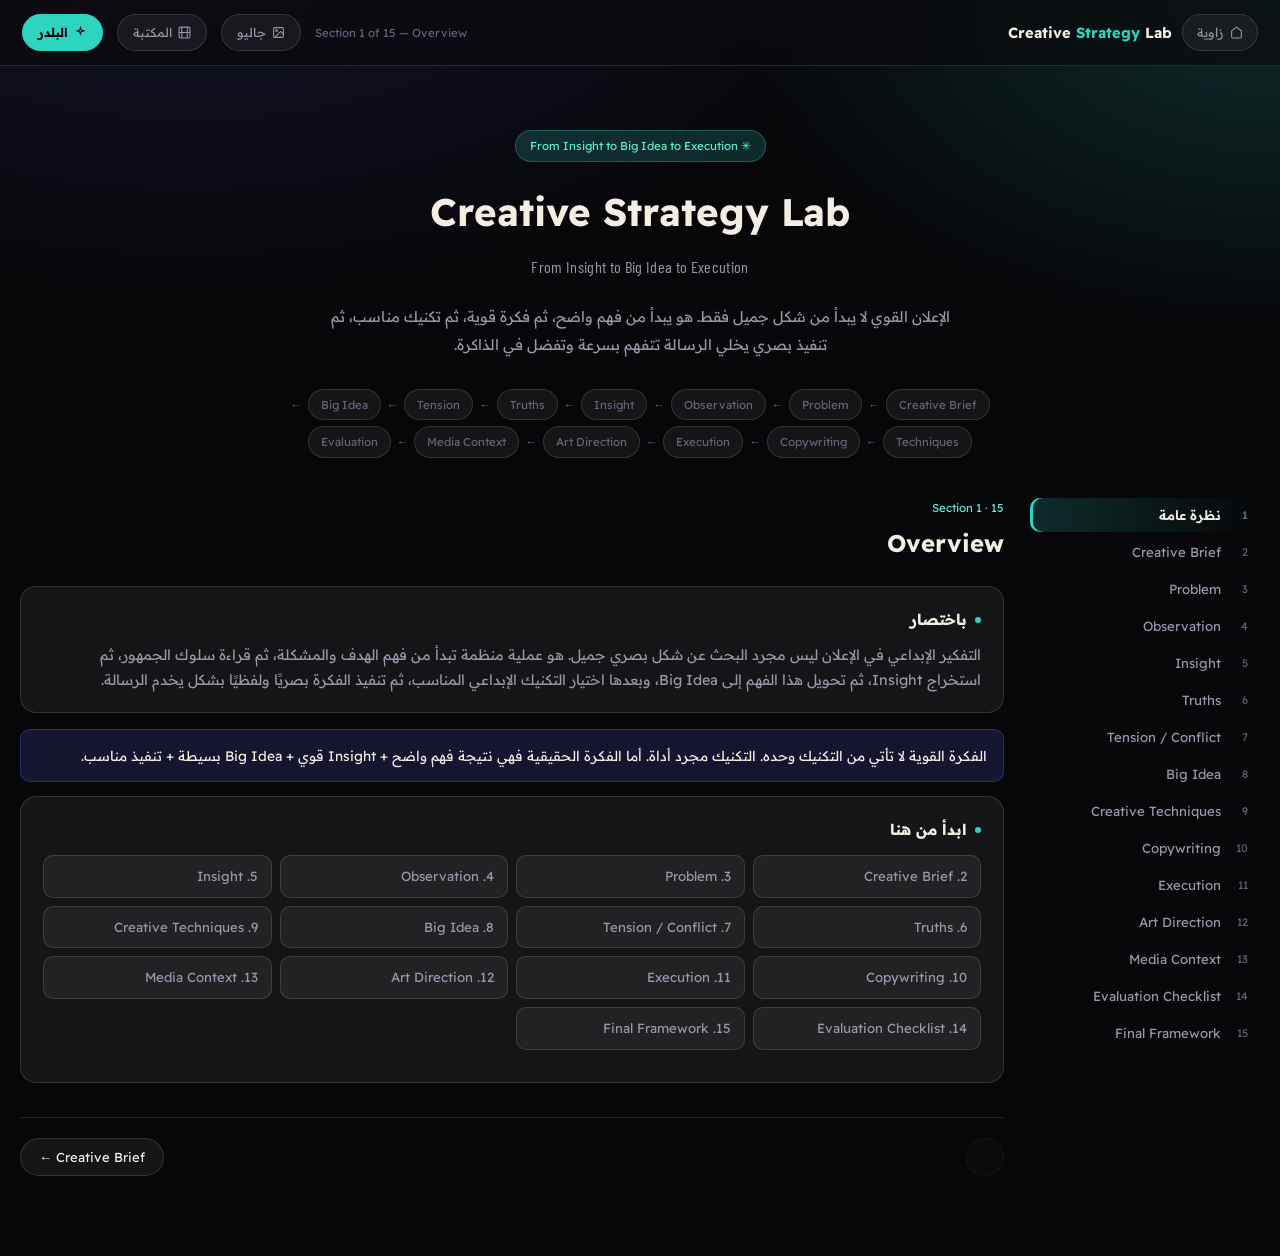
<file: creative-lab.html>
<!DOCTYPE html>
<html lang="ar" dir="rtl">
<head>
<meta charset="UTF-8"/>
<meta name="viewport" content="width=device-width, initial-scale=1.0"/>
<title>Creative Strategy Lab — زاوية</title>
<link rel="preconnect" href="https://fonts.googleapis.com"/>
<link rel="preconnect" href="https://fonts.gstatic.com" crossorigin/>
<link href="https://fonts.googleapis.com/css2?family=Readex+Pro:wght@300;400;500;600;700&family=Barlow+Condensed:wght@400;600;700&display=swap" rel="stylesheet"/>
<style>
:root{
  --bg:#07070A; --bg2:#0D0D12;
  --surface:rgba(255,255,255,.06); --surface-hi:rgba(255,255,255,.09);
  --border:rgba(255,255,255,.12); --border-hi:rgba(255,255,255,.22);
  --text:#F4EDE4; --muted:#9A96A8; --muted2:#65627A;
  --teal:#2DD4BF; --teal-l:#5EEAD4; --teal-glow:rgba(45,212,191,.18);
  --indigo:#6366F1; --indigo-l:#818CF8; --indigo-glow:rgba(99,102,241,.16);
  --warn:#FBBF24;
  --r1:10px; --r2:16px; --r3:22px;
}
*{box-sizing:border-box; margin:0; padding:0;}
html{scroll-behavior:smooth;}
body{
  background:radial-gradient(1200px 700px at 15% -10%, var(--indigo-glow), transparent 60%),
             radial-gradient(1000px 600px at 100% 0%, var(--teal-glow), transparent 55%),
             var(--bg);
  color:var(--text); font-family:'Readex Pro','IBM Plex Sans Arabic',sans-serif;
  min-height:100vh; line-height:1.7;
}
a{color:inherit;}
::selection{background:var(--teal-glow); color:var(--text);}
.en{font-family:'Barlow Condensed',sans-serif; letter-spacing:.02em;}

/* ---- top bar ---- */
.topbar{
  position:sticky; top:0; z-index:100;
  display:flex; align-items:center; justify-content:space-between;
  padding:14px 22px; background:rgba(10,10,14,.75); backdrop-filter:blur(18px);
  border-bottom:1px solid var(--border);
}
.topbar-left{display:flex; align-items:center; gap:10px;}
.topbar-home{
  display:flex; align-items:center; gap:6px; background:var(--surface); border:1px solid var(--border);
  color:var(--muted); padding:7px 14px; border-radius:100px; font-size:.78rem; cursor:pointer; text-decoration:none;
  transition:.2s;
}
.topbar-home:hover{color:var(--text); border-color:var(--border-hi);}
.topbar-title{font-weight:700; font-size:.92rem;}
.topbar-title span{color:var(--teal);}
.topbar-progress{font-size:.72rem; color:var(--muted2);}

/* ---- hero ---- */
.hero{padding:64px 22px 40px; text-align:center; max-width:820px; margin:0 auto;}
.hero-eyebrow{
  display:inline-flex; align-items:center; gap:6px; font-size:.72rem; color:var(--teal-l);
  background:var(--teal-glow); border:1px solid rgba(45,212,191,.3); padding:5px 14px; border-radius:100px; margin-bottom:18px;
}
.hero h1{font-size:2.4rem; font-weight:700; margin-bottom:8px;}
.hero .sub{color:var(--muted); font-size:1.02rem; margin-bottom:22px;}
.hero .intro{color:var(--muted); font-size:.92rem; max-width:640px; margin:0 auto 30px; line-height:1.9;}
.flow-row{display:flex; flex-wrap:wrap; justify-content:center; gap:6px; font-size:.72rem; color:var(--muted2);}
.flow-chip{background:var(--surface); border:1px solid var(--border); padding:5px 12px; border-radius:100px; white-space:nowrap;}
.flow-arrow{color:var(--muted2); display:flex; align-items:center;}

/* ---- layout ---- */
.layout{display:flex; max-width:1280px; margin:0 auto; padding:0 20px 80px; gap:26px; align-items:flex-start;}
.sidebar{
  position:sticky; top:74px; width:230px; flex-shrink:0;
  display:flex; flex-direction:column; gap:3px; max-height:calc(100vh - 100px); overflow-y:auto; padding-bottom:20px;
}
.side-btn{
  display:flex; align-items:center; gap:9px; text-align:right; background:none; border:none; color:var(--muted);
  padding:9px 12px; border-radius:var(--r1); font-family:inherit; font-size:.83rem; cursor:pointer; transition:.15s; width:100%;
}
.side-btn:hover{background:var(--surface); color:var(--text);}
.side-btn.active{background:linear-gradient(90deg, var(--teal-glow), transparent); color:var(--text); font-weight:600; box-shadow:inset 3px 0 0 var(--teal);}
.side-num{font-size:.68rem; color:var(--muted2); width:18px; flex-shrink:0;}

.topbar-right{display:flex; align-items:center; gap:14px;}
.topbar-action{
  display:flex; align-items:center; gap:6px; background:var(--surface); border:1px solid var(--border);
  color:var(--muted); padding:7px 15px; border-radius:100px; font-size:.78rem; cursor:pointer; text-decoration:none;
  transition:.2s; white-space:nowrap; font-family:inherit;
}
.topbar-action:hover{color:var(--text); border-color:var(--border-hi); background:var(--surface-hi);}
.topbar-action.primary{background:var(--teal); color:#07070A; border-color:var(--teal); font-weight:700;}
.topbar-action.primary:hover{background:var(--teal-l); color:#07070A;}
@media (max-width:700px){ .topbar-title{display:none;} .topbar-progress{display:none;} }
@media (max-width:480px){ .topbar-right .full-label{display:none;} .topbar-right .topbar-action{padding:8px 10px;} .topbar-right{gap:8px;} }

.mobile-tabs{display:none;}

.cl-cta-block{
  background:linear-gradient(135deg, var(--teal-glow), var(--indigo-glow));
  border:1px solid var(--border-hi); border-radius:var(--r2); padding:26px 24px; margin-top:22px; text-align:center;
}
.cl-cta-title{font-size:1.15rem; font-weight:700; margin-bottom:6px;}
.cl-cta-sub{color:var(--muted); font-size:.86rem; margin-bottom:18px;}
.cl-cta-btns{display:flex; gap:12px; justify-content:center; flex-wrap:wrap;}
.cl-cta-btns .topbar-action{padding:10px 22px; font-size:.85rem;}

/* ---- Copywriting: strong typographic hierarchy ---- */
.cw-lead{font-size:1rem; color:var(--text); line-height:2;}
.cw-block-title{font-size:1.02rem; font-weight:700; margin:30px 0 14px; padding-bottom:9px; border-bottom:1px solid var(--border); display:flex; align-items:center; gap:9px;}
.cw-block-title:first-child{margin-top:0;}
.cw-block-title .tag-mini{font-size:.64rem; color:var(--muted2); font-weight:400; background:var(--surface); border:1px solid var(--border); padding:3px 10px; border-radius:100px; font-family:'Barlow Condensed',sans-serif; letter-spacing:.03em;}

.cw-glossary{display:grid; grid-template-columns:repeat(auto-fill,minmax(230px,1fr)); gap:10px;}
.cw-glossary-item{background:var(--surface); border:1px solid var(--border); border-radius:var(--r1); padding:14px 16px;}
.cw-glossary-term{font-family:'Barlow Condensed',sans-serif; font-size:1.08rem; font-weight:700; color:var(--teal-l); letter-spacing:.02em; margin-bottom:5px;}
.cw-glossary-def{font-size:.82rem; color:var(--muted); line-height:1.7;}

.cw-two-col{display:grid; grid-template-columns:1fr 1fr; gap:16px;}
@media (max-width:760px){.cw-two-col{grid-template-columns:1fr;}}
.cw-col{border-radius:var(--r2); padding:18px 18px 8px; border:1px solid;}
.cw-col.dos{background:var(--teal-glow); border-color:rgba(45,212,191,.3);}
.cw-col.donts{background:rgba(248,113,113,.07); border-color:rgba(248,113,113,.26);}
.cw-col-title{font-size:.86rem; font-weight:700; margin-bottom:14px; display:flex; align-items:center; gap:7px;}
.cw-col.dos .cw-col-title{color:var(--teal-l);}
.cw-col.donts .cw-col-title{color:#F87171;}
.cw-rule-row{display:flex; gap:11px; align-items:flex-start; margin-bottom:13px; font-size:.82rem; color:var(--text); line-height:1.7;}
.cw-rule-num{font-family:'Barlow Condensed',sans-serif; font-size:1.2rem; font-weight:700; color:var(--teal-l); flex-shrink:0; width:20px;}
.cw-col.donts .cw-rule-num{color:#F87171;}

.cw-hero-example{background:linear-gradient(135deg, var(--teal-glow), var(--indigo-glow)); border:1px solid var(--border-hi); border-radius:var(--r2); padding:28px; margin-bottom:6px;}
.cw-hero-label{font-size:.66rem; color:var(--muted2); text-transform:uppercase; letter-spacing:.07em; margin-bottom:9px; font-family:'Barlow Condensed',sans-serif;}
.cw-hero-bigidea{font-family:'Barlow Condensed',sans-serif; font-size:1.7rem; font-weight:700; margin-bottom:16px; line-height:1.25;}
.cw-hero-headline{font-size:1.04rem; margin-bottom:16px; color:var(--text); line-height:1.8;}
.cw-hero-cta{display:inline-block; font-family:'Barlow Condensed',sans-serif; font-size:.85rem; font-weight:700; background:var(--teal); color:#07070A; padding:8px 20px; border-radius:100px; letter-spacing:.02em;}

.cw-pullquote{font-size:1.08rem; line-height:1.9; border-inline-start:3px solid var(--teal); padding:4px 20px; margin:8px 0; color:var(--text); font-weight:500;}

.cw-static-list{display:flex; flex-direction:column; gap:8px;}
.cw-static-list .item{display:flex; gap:10px; align-items:flex-start; font-size:.84rem; color:var(--muted); background:var(--surface); border:1px solid var(--border); border-radius:var(--r1); padding:11px 14px;}
.cw-static-list .item svg{flex-shrink:0; margin-top:2px; color:var(--teal);}

/* ---- Copywriting: campaign case-study grid ---- */
.cw-campaign-grid{display:grid; grid-template-columns:repeat(auto-fit,minmax(300px,1fr)); gap:14px;}
.cw-campaign-card{background:var(--surface); border:1px solid var(--border); border-radius:var(--r2); padding:18px 20px; display:flex; flex-direction:column; gap:11px; transition:border-color .2s, transform .2s;}
.cw-campaign-card:hover{border-color:var(--border-hi); transform:translateY(-2px);}
.cw-campaign-top{display:flex; align-items:flex-start; justify-content:space-between; gap:10px;}
.cw-campaign-brand{font-family:'Barlow Condensed',sans-serif; font-size:1.18rem; font-weight:700; line-height:1.2;}
.cw-campaign-badges{display:flex; flex-direction:column; align-items:flex-end; gap:4px; flex-shrink:0;}
.cw-campaign-industry{font-size:.64rem; color:var(--muted2); background:rgba(255,255,255,.05); border:1px solid var(--border); padding:2px 9px; border-radius:100px; white-space:nowrap;}
.cw-campaign-technique{font-size:.64rem; color:var(--indigo-l); background:var(--indigo-glow); border:1px solid rgba(99,102,241,.3); padding:2px 9px; border-radius:100px; white-space:nowrap;}
.cw-campaign-bigidea-en{font-family:'Barlow Condensed',sans-serif; font-size:1.02rem; font-weight:600; color:var(--teal-l); line-height:1.3;}
.cw-campaign-bigidea-ar{font-size:.81rem; color:var(--muted); margin-top:2px;}
.cw-campaign-divider{border-top:1px dashed var(--border); margin:2px 0;}
.cw-campaign-section-label{font-size:.6rem; color:var(--muted2); text-transform:uppercase; letter-spacing:.05em; margin-bottom:4px;}
.cw-campaign-headline-en{font-size:.85rem; color:var(--text); margin-bottom:4px; line-height:1.6;}
.cw-campaign-headline-ar{font-size:.85rem; color:var(--muted); line-height:1.6;}
.cw-campaign-cta-row{display:flex; gap:8px; flex-wrap:wrap;}
.cw-campaign-cta-row span{font-size:.72rem; padding:4px 11px; border-radius:100px; background:rgba(255,255,255,.05); border:1px solid var(--border); color:var(--muted);}
.cw-campaign-note{font-size:.79rem; color:var(--muted); background:rgba(255,255,255,.03); border-inline-start:2px solid var(--teal); padding:9px 13px; border-radius:6px; line-height:1.75; margin-top:auto;}


.content{flex:1; min-width:0;}
.panel{display:none; animation:fadeIn .35s ease;}
.panel.active{display:block;}
@keyframes fadeIn{from{opacity:0; transform:translateY(6px);} to{opacity:1; transform:translateY(0);}}

.section-head{margin-bottom:22px;}
.section-eyebrow{font-size:.72rem; color:var(--teal-l); margin-bottom:6px;}
.section-title{font-size:1.5rem; font-weight:700;}

.card{background:var(--surface); border:1px solid var(--border); border-radius:var(--r2); padding:20px 22px; margin-bottom:16px;}
.card p{color:var(--muted); font-size:.9rem;}
.card-title{font-size:.95rem; font-weight:700; margin-bottom:10px; display:flex; align-items:center; gap:8px;}
.card-title .dot{width:6px; height:6px; border-radius:50%; background:var(--teal);}

.note-box{background:var(--indigo-glow); border:1px solid rgba(99,102,241,.3); border-radius:var(--r1); padding:14px 16px; font-size:.86rem; color:var(--text); margin:14px 0;}
.rule-box{background:var(--teal-glow); border:1px solid rgba(45,212,191,.3); border-radius:var(--r1); padding:14px 16px; font-size:.86rem; color:var(--text); margin:14px 0;}
.q-box{border:1px dashed var(--border-hi); border-radius:var(--r1); padding:14px 16px; font-size:.88rem; color:var(--text); margin:14px 0; font-weight:600;}

ul.plain{list-style:none; display:grid; grid-template-columns:repeat(auto-fill,minmax(220px,1fr)); gap:8px; margin:12px 0;}
ul.plain li{background:var(--surface); border:1px solid var(--border); border-radius:var(--r1); padding:9px 13px; font-size:.83rem; color:var(--muted);}
ol.steps{margin:12px 0; padding-inline-start:20px; color:var(--muted); font-size:.88rem;}
ol.steps li{margin-bottom:6px;}

.pair{display:grid; grid-template-columns:1fr 1fr; gap:12px; margin:12px 0;}
.pair-box{border-radius:var(--r1); padding:14px 16px; font-size:.85rem;}
.pair-box.obs{background:rgba(255,255,255,.04); border:1px solid var(--border);}
.pair-box.ins{background:var(--teal-glow); border:1px solid rgba(45,212,191,.3);}
.pair-label{font-size:.68rem; color:var(--muted2); margin-bottom:5px; text-transform:uppercase; letter-spacing:.05em;}
@media (max-width:700px){.pair{grid-template-columns:1fr;}}

.mini-tabs{display:flex; gap:8px; margin-bottom:16px; flex-wrap:wrap;}
.mini-tab-btn{background:var(--surface); border:1px solid var(--border); color:var(--muted); padding:7px 16px; border-radius:100px; font-family:inherit; font-size:.8rem; cursor:pointer; transition:.15s;}
.mini-tab-btn.active{background:var(--teal); color:#07070A; font-weight:700; border-color:var(--teal);}
.mini-panel{display:none;} .mini-panel.active{display:block;}

/* techniques */
:root{
  --fam-reframing:#2DD4BF; --fam-association:#818CF8; --fam-amplification:#FB923C;
  --fam-structural:#F472B6; --fam-story:#38BDF8; --fam-craft:#A78BFA;
}
.tech-toolbar{display:flex; flex-wrap:wrap; gap:10px; align-items:center; margin-bottom:14px;}
.tech-search-wrap{position:relative; flex:1; min-width:220px;}
.tech-search-wrap svg{position:absolute; inset-inline-start:14px; top:50%; transform:translateY(-50%); color:var(--muted2); pointer-events:none;}
.tech-search{
  width:100%; background:var(--surface); border:1px solid var(--border); border-radius:100px;
  padding:11px 16px 11px 16px; padding-inline-start:38px; color:var(--text); font-family:inherit; font-size:.85rem; transition:.15s;
}
.tech-search:focus{outline:none; border-color:var(--teal); background:var(--surface-hi);}
.tech-search::placeholder{color:var(--muted2);}
.tech-actions{display:flex; gap:8px;}
.tech-actions button{display:flex; align-items:center; gap:6px; background:var(--surface); border:1px solid var(--border); color:var(--muted); padding:8px 14px; border-radius:100px; font-family:inherit; font-size:.78rem; cursor:pointer; transition:.15s;}
.tech-actions button:hover{color:var(--text); border-color:var(--border-hi); background:var(--surface-hi);}

.family-filters{display:flex; flex-wrap:wrap; gap:7px; margin-bottom:6px;}
.fam-btn{display:flex; align-items:center; gap:7px; background:var(--surface); border:1px solid var(--border); color:var(--muted); padding:7px 14px 7px 12px; border-radius:100px; font-family:inherit; font-size:.78rem; cursor:pointer; transition:.15s;}
.fam-btn:hover{border-color:var(--border-hi); color:var(--text);}
.fam-btn .fam-dot{width:8px; height:8px; border-radius:50%; background:var(--fam-dot,var(--muted2)); flex-shrink:0;}
.fam-btn.active{background:var(--fam-dot,var(--indigo)); color:#07070A; border-color:var(--fam-dot,var(--indigo)); font-weight:700;}
.fam-btn.active .fam-dot{background:#07070A;}
.tech-result-count{font-size:.74rem; color:var(--muted2); margin:2px 0 16px;}

.tech-list{display:flex; flex-direction:column; gap:11px;}
.tech-card{
  --fam:var(--muted2);
  background:var(--surface); border:1px solid var(--border); border-inline-start:3px solid transparent;
  border-radius:var(--r2); overflow:hidden; transition:border-color .2s, box-shadow .2s, transform .15s;
}
.tech-card[data-fam="reframing"]{--fam:var(--fam-reframing);}
.tech-card[data-fam="association"]{--fam:var(--fam-association);}
.tech-card[data-fam="amplification"]{--fam:var(--fam-amplification);}
.tech-card[data-fam="structural"]{--fam:var(--fam-structural);}
.tech-card[data-fam="story"]{--fam:var(--fam-story);}
.tech-card[data-fam="craft"]{--fam:var(--fam-craft);}
.tech-card:hover{border-color:var(--border-hi);}
.tech-card.open{border-color:var(--border-hi); border-inline-start-color:var(--fam); box-shadow:0 8px 24px rgba(0,0,0,.25);}
.tech-head{display:flex; align-items:center; justify-content:space-between; padding:15px 18px; cursor:pointer; gap:12px; transition:background .15s;}
.tech-head:hover{background:rgba(255,255,255,.02);}
.tech-head-left{display:flex; align-items:center; gap:10px;}
.tech-idx{font-family:'Barlow Condensed',sans-serif; font-size:.72rem; color:var(--muted2); width:22px; flex-shrink:0;}
.tech-head-text{display:flex; flex-direction:column; gap:2px;}
.tech-head .en{font-size:.95rem; font-weight:700;}
.tech-head .ar{font-size:.78rem; color:var(--muted);}
.tech-fam-badge{font-size:.66rem; color:var(--fam); background:color-mix(in srgb, var(--fam) 16%, transparent); border:1px solid color-mix(in srgb, var(--fam) 40%, transparent); padding:3px 10px; border-radius:100px; white-space:nowrap;}
.tech-chevron{transition:transform .25s; color:var(--muted2); flex-shrink:0;}
.tech-card.open .tech-chevron{transform:rotate(180deg); color:var(--fam);}
.tech-body{max-height:0; overflow:hidden; transition:max-height .35s ease;}
.tech-card.open .tech-body{max-height:2600px;}
.tech-body-inner{padding:2px 18px 20px;}
.tech-field{margin-bottom:15px;}
.tech-field-label{font-size:.7rem; color:var(--fam); margin-bottom:6px; font-weight:700; text-transform:uppercase; letter-spacing:.04em; display:flex; align-items:center; gap:6px;}
.tech-field-label svg{flex-shrink:0;}
.tech-field-label .copy-all-btn{margin-inline-start:auto; display:flex; align-items:center; gap:4px; font-size:.62rem; color:var(--muted2); background:none; border:1px solid var(--border); padding:2px 8px; border-radius:100px; cursor:pointer; text-transform:none; letter-spacing:0; font-weight:400; font-family:inherit; transition:.15s;}
.tech-field-label .copy-all-btn:hover{color:var(--text); border-color:var(--border-hi);}
.tech-field-body{font-size:.86rem; color:var(--muted); line-height:1.8;}
.tech-field-body ul.plain li{border-inline-start:2px solid var(--fam); padding-inline-start:10px; background:color-mix(in srgb, var(--fam) 7%, var(--surface));}

/* Colorful, distinct treatment per field type — content untouched, only presentation */
.tf-lead{color:var(--text); font-size:.9rem;}
.tf-definition{
  background:color-mix(in srgb, var(--indigo) 10%, transparent); border-inline-start:3px solid var(--indigo-l);
  border-radius:8px; padding:11px 15px; color:var(--text);
}
.tf-example{
  background:linear-gradient(135deg, color-mix(in srgb, var(--warn) 12%, transparent), transparent);
  border:1px dashed color-mix(in srgb, var(--warn) 45%, transparent); border-radius:10px; padding:12px 16px; color:var(--text);
}
.tf-why{
  background:color-mix(in srgb, var(--fam) 10%, transparent); border-inline-start:3px solid var(--fam);
  border-radius:8px; padding:11px 15px; color:var(--text);
}
.tag-row{display:flex; flex-wrap:wrap; gap:6px;}
.tag-row .tag{
  background:color-mix(in srgb, var(--fam,var(--teal)) 9%, rgba(255,255,255,.04));
  border:1px solid color-mix(in srgb, var(--fam,var(--teal)) 25%, var(--border));
  border-radius:100px; padding:5px 12px;
  font-size:.76rem; color:var(--muted); cursor:pointer; transition:.15s; display:inline-flex; align-items:center; gap:5px;
}
.tag-row .tag:hover{background:color-mix(in srgb, var(--fam,var(--teal)) 18%, transparent); border-color:var(--fam,var(--teal)); color:var(--text);}
.tag-row .tag.kw{background:var(--indigo-glow); border-color:rgba(99,102,241,.3); color:var(--indigo-l); font-family:'Barlow Condensed',sans-serif;}
.tag-row .tag.kw:hover{background:color-mix(in srgb, var(--indigo) 22%, transparent);}
.tag-row .tag.copied{background:var(--teal); border-color:var(--teal); color:#07070A;}
.notice-line{background:var(--surface); border-inline-start:3px solid var(--warn); padding:9px 13px; border-radius:6px; font-size:.83rem; color:var(--muted);}
.copy-kw-btn{
  display:inline-flex; align-items:center; gap:6px; background:var(--fam,var(--teal)); color:#07070A; border:none; padding:8px 16px;
  border-radius:100px; font-family:inherit; font-size:.78rem; font-weight:700; cursor:pointer; margin-top:6px; transition:.15s;
}
.copy-kw-btn:hover{filter:brightness(1.12);}
.copy-kw-btn.copied{background:var(--indigo);}
.empty-state{text-align:center; color:var(--muted2); padding:50px 20px; font-size:.9rem;}


/* checklist */
.checklist{display:flex; flex-direction:column; gap:8px; margin:18px 0;}
.check-item{display:flex; align-items:center; gap:12px; background:var(--surface); border:1px solid var(--border); border-radius:var(--r1); padding:12px 16px; cursor:pointer; transition:.15s;}
.check-item:hover{border-color:var(--border-hi);}
.check-item input{width:17px; height:17px; accent-color:var(--teal); cursor:pointer;}
.check-item span{font-size:.87rem;}
.score-box{
  position:sticky; top:74px; background:linear-gradient(135deg, var(--teal-glow), var(--indigo-glow));
  border:1px solid var(--border-hi); border-radius:var(--r2); padding:18px 22px; margin-bottom:18px;
  display:flex; align-items:center; justify-content:space-between; flex-wrap:wrap; gap:10px;
}
.score-num{font-size:1.7rem; font-weight:700;}
.score-label{font-size:.8rem; color:var(--muted); margin-top:2px;}
.reset-btn{background:var(--surface); border:1px solid var(--border); color:var(--muted); padding:8px 16px; border-radius:100px; font-family:inherit; font-size:.78rem; cursor:pointer;}

/* framework */
.fw-list{display:flex; flex-direction:column; gap:8px; margin:16px 0;}
.fw-item{display:flex; gap:14px; background:var(--surface); border:1px solid var(--border); border-radius:var(--r1); padding:13px 16px; align-items:flex-start;}
.fw-num{width:26px; height:26px; border-radius:50%; background:var(--indigo); color:#fff; display:flex; align-items:center; justify-content:center; font-size:.75rem; font-weight:700; flex-shrink:0;}
.fw-item .en{font-size:.85rem; color:var(--muted);}
.fw-item .ar{font-size:.86rem; margin-top:2px;}
.fw-actions{display:flex; gap:10px; margin:16px 0;}
.fw-btn{background:var(--indigo); color:#fff; border:none; padding:10px 20px; border-radius:100px; font-family:inherit; font-size:.82rem; font-weight:700; cursor:pointer;}

/* nav footer */
.pager{display:flex; justify-content:space-between; margin-top:34px; padding-top:20px; border-top:1px solid var(--border); gap:10px;}
.pager button{background:var(--surface); border:1px solid var(--border); color:var(--text); padding:10px 18px; border-radius:100px; font-family:inherit; font-size:.82rem; cursor:pointer; display:flex; align-items:center; gap:8px; transition:.15s;}
.pager button:hover{border-color:var(--border-hi);}
.pager button:disabled{opacity:.35; cursor:default;}

.toast{
  position:fixed; bottom:26px; left:50%; transform:translateX(-50%) translateY(20px); opacity:0; pointer-events:none;
  background:var(--teal); color:#07070A; padding:10px 22px; border-radius:100px; font-size:.82rem; font-weight:700; z-index:999;
  transition:.25s;
}
.toast.show{opacity:1; transform:translateX(-50%) translateY(0);}

@media (max-width:900px){
  .layout{flex-direction:column;}
  .sidebar{display:none;}
  .mobile-tabs{
    display:flex; overflow-x:auto; gap:6px; padding:10px 14px; position:sticky; top:53px; z-index:90;
    background:rgba(10,10,14,.85); backdrop-filter:blur(14px); border-bottom:1px solid var(--border);
  }
  .mobile-tabs button{white-space:nowrap; background:var(--surface); border:1px solid var(--border); color:var(--muted); padding:7px 14px; border-radius:100px; font-family:inherit; font-size:.78rem;}
  .mobile-tabs button.active{background:var(--teal); color:#07070A; font-weight:700; border-color:var(--teal);}
  .hero h1{font-size:1.7rem;}
  .content{width:100%;}
}
</style>
</head>
<body>

<div class="topbar">
  <div class="topbar-left">
    <a class="topbar-home" href="index.html">
      <svg width="13" height="13" viewBox="0 0 24 24" fill="none" stroke="currentColor" stroke-width="2"><path d="M3 9l9-7 9 7v11a2 2 0 0 1-2 2H5a2 2 0 0 1-2-2z"/></svg>
      زاوية
    </a>
    <span class="topbar-title">Creative <span>Strategy</span> Lab</span>
  </div>
  <div class="topbar-right">
    <div class="topbar-progress" id="topProgress">Section 1 of 15 — Overview</div>
    <a class="topbar-action" href="index.html?page=story">
      <svg width="13" height="13" viewBox="0 0 24 24" fill="none" stroke="currentColor" stroke-width="2"><rect x="3" y="3" width="18" height="18" rx="2"/><circle cx="8.5" cy="8.5" r="1.5"/><path d="M21 15l-5-5L5 21"/></svg>
      <span class="full-label">جاليو</span>
    </a>
    <a class="topbar-action" href="index.html?open=explore">
      <svg width="13" height="13" viewBox="0 0 24 24" fill="none" stroke="currentColor" stroke-width="2"><rect x="2" y="2" width="20" height="20" rx="2.18"/><line x1="7" y1="2" x2="7" y2="22"/><line x1="17" y1="2" x2="17" y2="22"/><line x1="2" y1="12" x2="22" y2="12"/></svg>
      <span class="full-label">المكتبة</span>
    </a>
    <a class="topbar-action primary" href="index.html?open=builder">
      <svg width="13" height="13" viewBox="0 0 24 24" fill="none" stroke="currentColor" stroke-width="2"><path d="M12 3l1.5 4.5L18 9l-4.5 1.5L12 15l-1.5-4.5L6 9l4.5-1.5L12 3z"/></svg>
      <span class="full-label">البلدر</span>
    </a>
  </div>
</div>

<div class="mobile-tabs" id="mobileTabs"></div>

<section class="hero">
  <div class="hero-eyebrow">✳ From Insight to Big Idea to Execution</div>
  <h1>Creative Strategy Lab</h1>
  <p class="sub en">From Insight to Big Idea to Execution</p>
  <p class="intro">الإعلان القوي لا يبدأ من شكل جميل فقط. هو يبدأ من فهم واضح، ثم فكرة قوية، ثم تكنيك مناسب، ثم تنفيذ بصري يخلي الرسالة تتفهم بسرعة وتفضل في الذاكرة.</p>
  <div class="flow-row" id="flowRow"></div>
</section>

<div class="layout">
  <aside class="sidebar" id="sidebar"></aside>
  <main class="content" id="content"></main>
</div>

<div class="toast" id="toast">تم النسخ</div>

<script src="creative-lab-data.js"></script>
<script src="creative-lab.js"></script>
</body>
</html>
</file>
